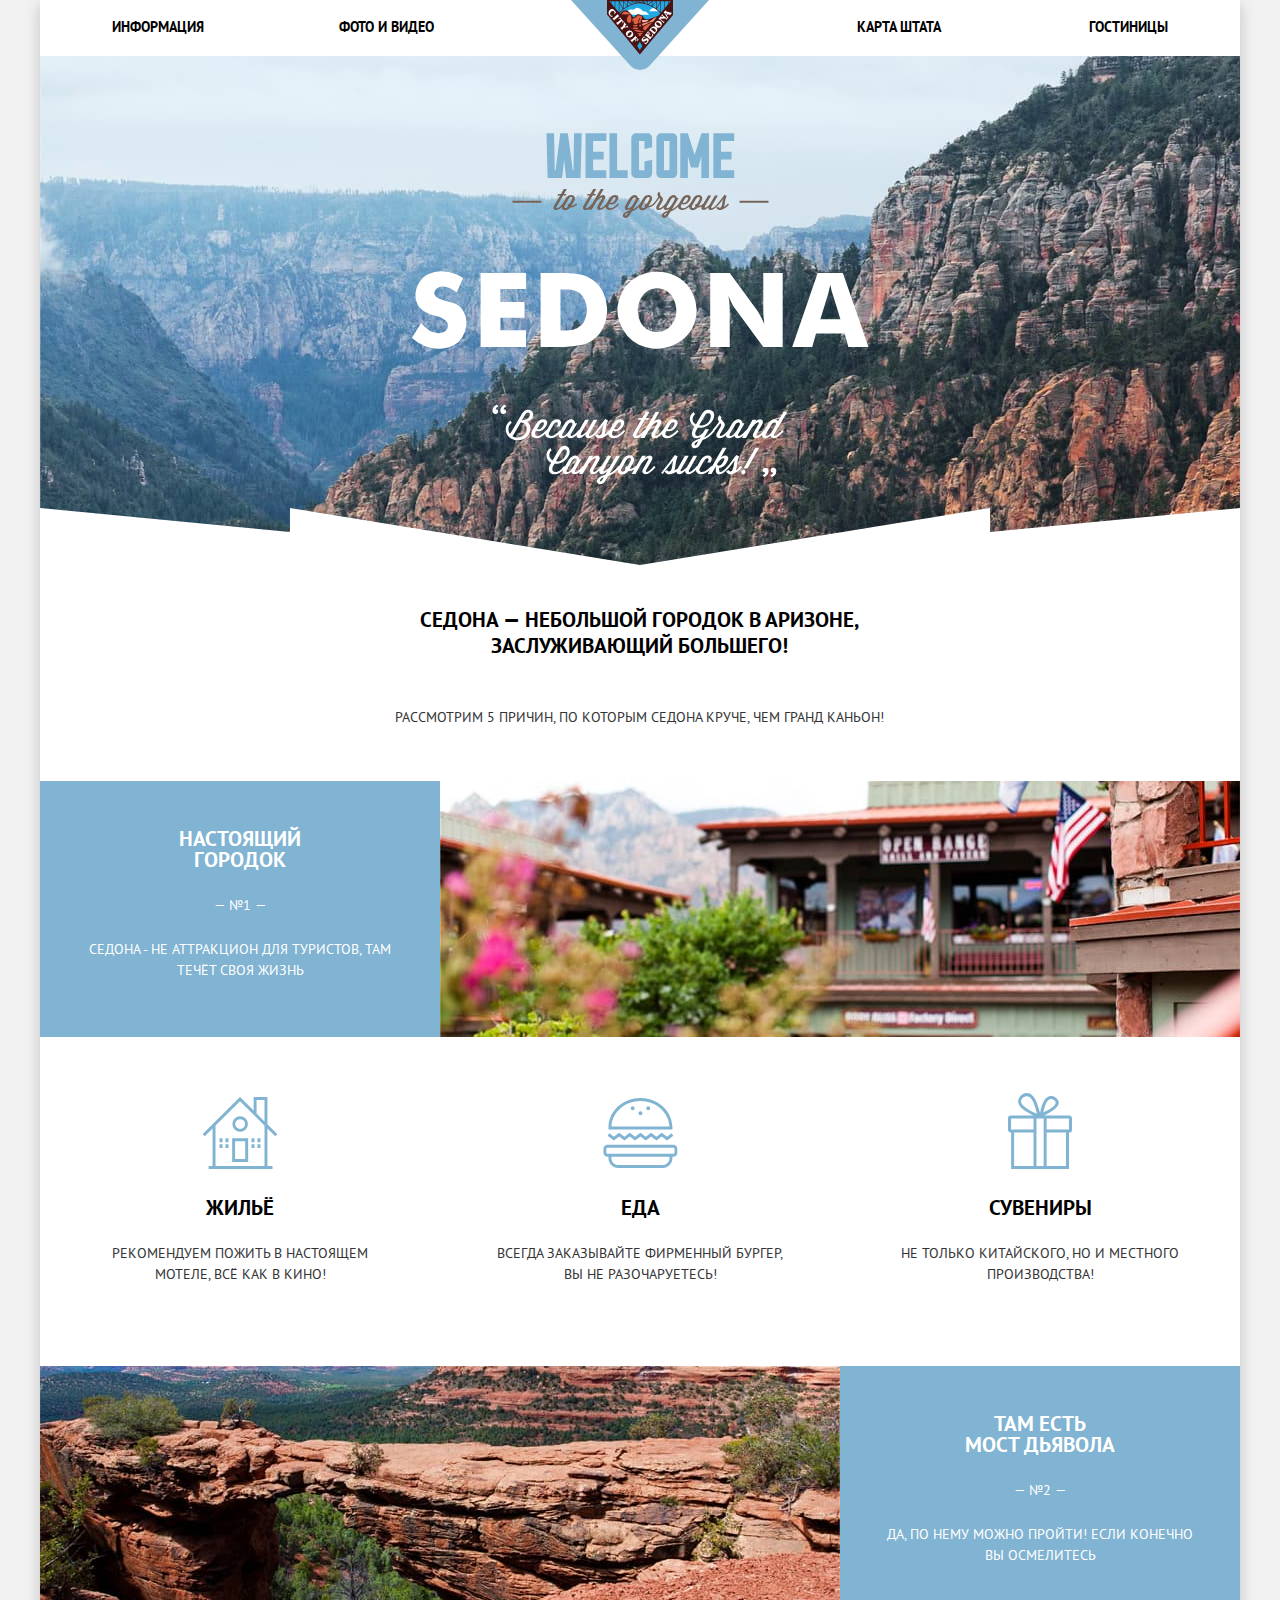
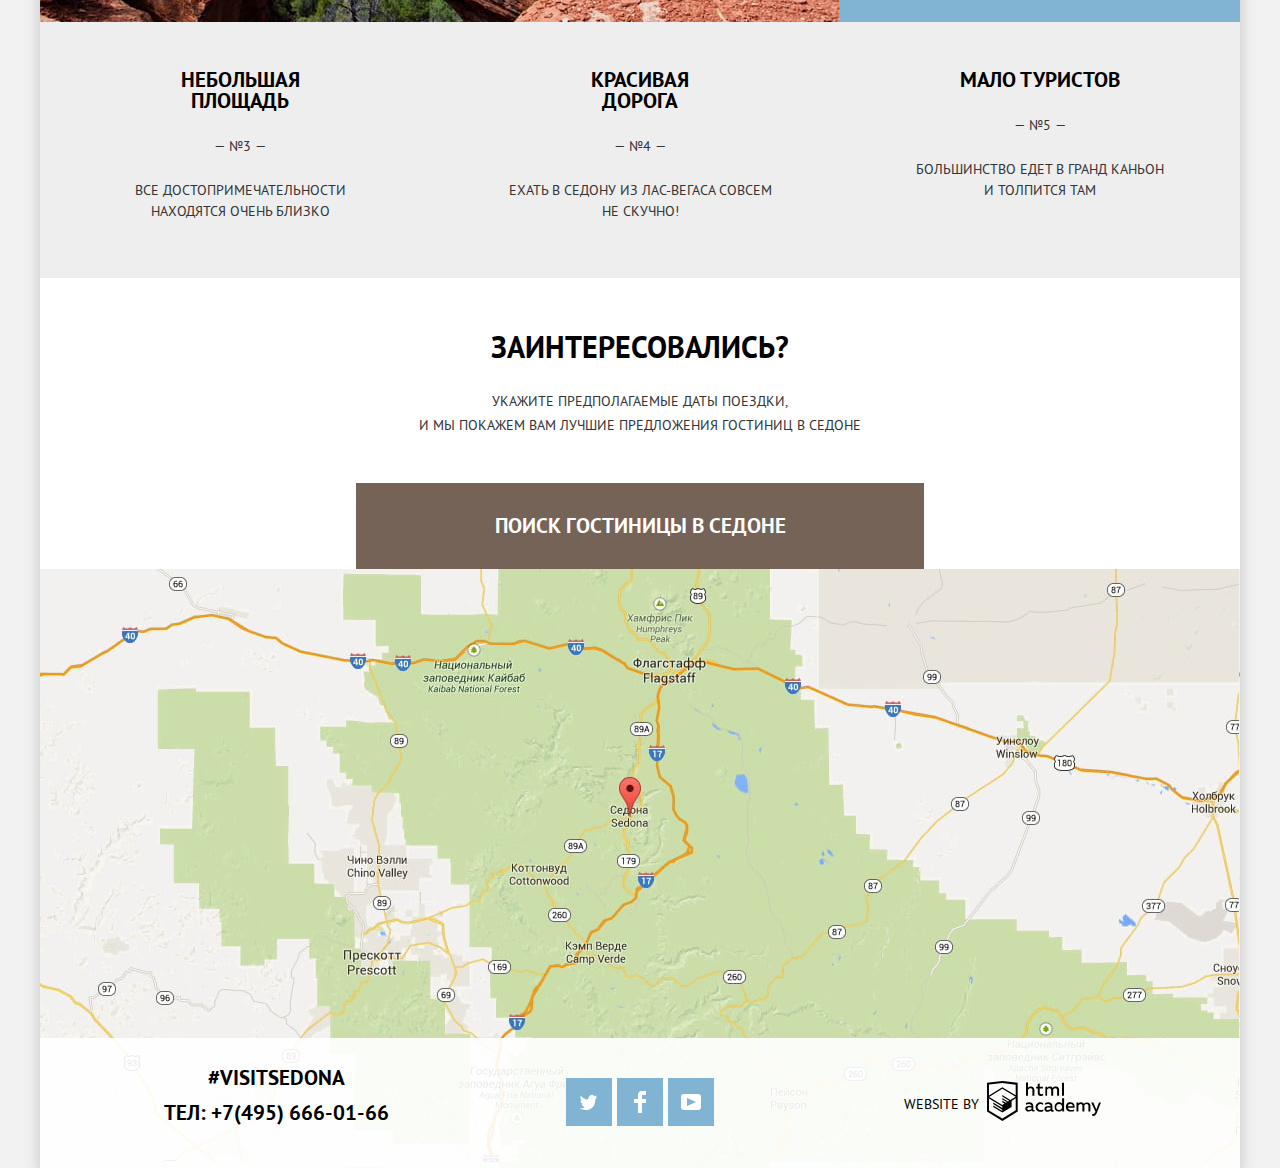
<file: index.html>
<!DOCTYPE html>
<html class="page" lang="ru">

  <head>
    <meta charset="utf-8">
    <title>HTML Academy: Седона</title>
    <link rel="stylesheet" href="https://fonts.googleapis.com/css2?family=PT+Sans:wght@400;700&display=swap">
    <link rel="stylesheet" href="css/normalize.css">
    <link rel="stylesheet" href="css/style.min.css">
  </head>

  <body class="page-body">
    <div class="page-wrapper">
      <header class="main-header">
        <nav class="main-navigation">
          <a class="main-header-logo">
            <img src="img/main-logo.svg" width="138" height="70" alt="Логотип города Седона">
          </a>
          <ul class="site-navigation">
            <li class="site-navigation-item"><a href="#">Информация</a></li>
            <li class="site-navigation-item"><a href="#">Фото и видео</a></li>
            <li class="site-navigation-item"><a href="#">Карта штата</a></li>
            <li class="site-navigation-item"><a href="hotels.html">Гостиницы</a></li>
          </ul>
        </nav>
      </header>

      <main class="container">
        <section class="main-background">
          <h1 class="visually-hidden">Добро пожаловать в Седону</h1>
        </section>
        <section class="main-page-intro">
          <h2 class="visually-hidden">Описание города Седона</h2>
          <p class="main-page-title">Седона — небольшой городок в Аризоне, заслуживающий большего!</p>
          <p class="main-page-text">Рассмотрим 5 причин, по которым Седона круче, чем гранд каньон!</p>
        </section>
        <section class="features">
          <h2 class="visually-hidden">Преимущества</h2>
          <ul class="features-list">
            <li class="feature-item wide-block first">
              <div>
                <h3 class="feature-item-title">Настоящий городок</h3>
                <p class="feature-item-number">— №1 —</p>
                <p class="feature-item-text">Седона - не аттракцион для туристов, там течёт своя жизнь</p>
              </div>
              <img class="feature-background" src="img/sedona-city.jpg" width="800" height="256" alt="Вид на город Седона">
                <ul class="city-features">
                  <li class="city-feature-item appartment">
                    <h4 class="city-feature-title">Жильё</h4>
                    <p class="city-feature-text">Рекомендуем пожить в настоящем мотеле, всё как в кино!</p>
                  </li>
                  <li class="city-feature-item food">
                    <h4 class="city-feature-title">Еда</h4>
                    <p class="city-feature-text">Всегда заказывайте фирменный бургер, вы не разочаруетесь!</p>
                  </li>
                  <li class="city-feature-item souvenir">
                    <h4 class="city-feature-title">Сувениры</h4>
                    <p class="city-feature-text">Не только китайского, но и местного производства!</p>
                  </li>
                </ul>
            </li>
            <li class="feature-item wide-block second">
              <img class="feature-background" src="img/devils-bridge.jpg" width="800" height="256" alt="Вид на Мост дьявола">
              <div>
                <h3 class="feature-item-title">Там есть<br> Мост дьявола</h3>
                <p class="feature-item-number">— №2 —</p>
                <p class="feature-item-text">Да, по нему можно пройти! Если конечно вы осмелитесь</p>
              </div>
            </li>
            <li class="feature-item narrow-block">
              <h3 class="feature-item-title">Небольшая площадь</h3>
              <p class="feature-item-number">— №3 —</p>
              <p class="feature-item-text">Все достопримечательности<br> находятся очень близко</p>
            </li>
            <li class="feature-item narrow-block">
              <h3 class="feature-item-title">Красивая дорога</h3>
              <p class="feature-item-number">— №4 —</p>
              <p class="feature-item-text">Ехать в Седону из Лас-Вегаса совсем<br> не скучно!</p>
            </li>
            <li class="feature-item narrow-block">
              <h3 class="feature-item-title">Мало туристов</h3>
              <p class="feature-item-number">— №5 —</p>
              <p class="feature-item-text">Большинство едет в гранд каньон<br> и толпится там</p>
            </li>
          </ul>
        </section>

        <section class="search-hotel">
          <h2 class="visually-hidden">Поиск гостиницы в Седоне</h2>
          <p class="search-hotel-title">Заинтересовались?</p>
          <p class="search-hotel-text">Укажите предполагаемые даты поездки,<br> и мы покажем вам лучшие предложения гостиниц в седоне</p>
          <a class="hotel-button search-hotel-button" href="#">Поиск гостиницы в Седоне</a>
          <form class="search-form" action="https://echo.htmlacademy.ru" method="get">
            <p class="field-wrapper">
              <label class="check-in" for="check-in">Дата заезда:</label>
              <input class="date-picker" id="check-in" type="text" name="check-in">
              <button class="calendar" type="button" name="calendar"><span class="visually-hidden">Календарь для выбора даты заезда</span>
                <svg aria-hidden="true" focusable="false" class="form-icon" width="21" height="23"
                xmlns="http://www.w3.org/2000/svg">
                <path fill-rule="evenodd" clip-rule="evenodd"
                  d="M16.4 3h2.9c1 0 1.7.8 1.7 1.9v16.3c0 1-.8 1.8-1.7 1.8H1.7c-1 0-1.7-.8-1.7-1.8V4.9C0 3.9.8 3 1.8 3h2.8V1.6c0-.3.3-.6.7-.6.3 0 .6.3.6.6V3h4V1.6c0-.3.2-.6.6-.6.4 0 .7.3.7.6V3H15V1.6c0-.3.3-.6.7-.6.3 0 .6.3.6.6V3zm3.2 18.5V4.9c0-.3-.1-.5-.3-.5h-2.9v1.4c0 .4-.3.7-.6.7a.7.7 0 01-.7-.7V4.4h-4v1.4c0 .4-.2.7-.6.7a.7.7 0 01-.7-.7V4.4H6v1.4c0 .4-.3.7-.6.7a.7.7 0 01-.7-.7V4.4H1.8c-.3 0-.5.2-.5.5v16.3c0 .2.2.4.4.4h17.6l.3-.1z" />
                <path fill-rule="evenodd" clip-rule="evenodd"
                  d="M4.6 9.2h2.6v2H4.6v-2zm0 3.5h2.6v2H4.6v-2zM7.2 16H4.6v2h2.6v-2zm2 0h2.6v2H9.2v-2zm2.6-3.4H9.2v2h2.6v-2zM9.2 9.2h2.6v2H9.2v-2zm7.2 7h-2.6v2h2.6v-2zm-2.6-3.5h2.6v2h-2.6v-2zm2.6-3.5h-2.6v2h2.6v-2z" />
                </svg>
              </button>
            </p>
            <p class="field-wrapper">
              <label class="check-out" for="check-out">Дата выезда:</label>
              <input class="date-picker" id="check-out" type="text" name="check-out">
              <button class="calendar" type="button" name="calendar"><span class="visually-hidden">Календарь для выбора даты выезда</span>
                <svg aria-hidden="true" focusable="false" class="form-icon" width="21" height="23"
                xmlns="http://www.w3.org/2000/svg">
                <path fill-rule="evenodd" clip-rule="evenodd"
                  d="M16.4 3h2.9c1 0 1.7.8 1.7 1.9v16.3c0 1-.8 1.8-1.7 1.8H1.7c-1 0-1.7-.8-1.7-1.8V4.9C0 3.9.8 3 1.8 3h2.8V1.6c0-.3.3-.6.7-.6.3 0 .6.3.6.6V3h4V1.6c0-.3.2-.6.6-.6.4 0 .7.3.7.6V3H15V1.6c0-.3.3-.6.7-.6.3 0 .6.3.6.6V3zm3.2 18.5V4.9c0-.3-.1-.5-.3-.5h-2.9v1.4c0 .4-.3.7-.6.7a.7.7 0 01-.7-.7V4.4h-4v1.4c0 .4-.2.7-.6.7a.7.7 0 01-.7-.7V4.4H6v1.4c0 .4-.3.7-.6.7a.7.7 0 01-.7-.7V4.4H1.8c-.3 0-.5.2-.5.5v16.3c0 .2.2.4.4.4h17.6l.3-.1z" />
                <path fill-rule="evenodd" clip-rule="evenodd"
                  d="M4.6 9.2h2.6v2H4.6v-2zm0 3.5h2.6v2H4.6v-2zM7.2 16H4.6v2h2.6v-2zm2 0h2.6v2H9.2v-2zm2.6-3.4H9.2v2h2.6v-2zM9.2 9.2h2.6v2H9.2v-2zm7.2 7h-2.6v2h2.6v-2zm-2.6-3.5h2.6v2h-2.6v-2zm2.6-3.5h-2.6v2h2.6v-2z" />
                </svg>
              </button>
            </p>
            <p class="field-wrapper field-guests">
              <label class="guests" for="guests">Взрослые:</label>
              <button class="minus" type="button" name="minus"><span class="visually-hidden">Минус</span>
                <svg aria-hidden="true" focusable="false" class="form-icon" width="12" height="3"
                xmlns="http://www.w3.org/2000/svg">
                <path d="M0 0h12v3H0z" />
                </svg>
              </button>
              <input class="counter adults" id="guests" type="number" name="adults">
              <button class="plus" type="button" name="plus"><span class="visually-hidden">Плюс</span>
                <svg aria-hidden="true" focusable="false" class="form-icon" width="11" height="11" viewBox="0 0 11 11"
                xmlns="http://www.w3.org/2000/svg">
                <path fill-rule="evenodd" clip-rule="evenodd"
                  d="M4.23086 6.76932V11H6.76932V6.76932H11V4.23086H6.76932V0H4.23085V4.23086H0V6.76932H4.23086Z" />
                </svg>
              </button>
            </p>
            <p class="field-wrapper field-guests">
              <label class="guests children" for="guests-children">Дети:</label>
              <button class="minus" type="button" name="minus"><span class="visually-hidden">Минус</span>
                <svg aria-hidden="true" focusable="false" class="form-icon" width="12" height="3"
                xmlns="http://www.w3.org/2000/svg">
                <path d="M0 0h12v3H0z" />
                </svg>
              </button>
              <input class="counter children" id="guests-children" type="number" name="children">
              <button class="plus" type="button" name="plus"><span class="visually-hidden">Плюс</span>
                <svg aria-hidden="true" focusable="false" class="form-icon" width="11" height="11" viewBox="0 0 11 11"
                xmlns="http://www.w3.org/2000/svg">
                <path fill-rule="evenodd" clip-rule="evenodd"
                  d="M4.23086 6.76932V11H6.76932V6.76932H11V4.23086H6.76932V0H4.23085V4.23086H0V6.76932H4.23086Z" />
                </svg>
              </button>
            </p>
            <button class="button-find hotel-button-about" type="submit">Найти</button>
          </form>
        </section>

        <section class="map">
          <h2 class="visually-hidden">Карта с расположением города Седона</h2>
          <iframe src="https://www.google.com/maps/embed?pb=!1m18!1m12!1m3!1d1676599.8607634816!2d-112.69601789458392!3d34.840919525066845!2m3!1f0!2f0!3f0!3m2!1i1024!2i768!4f13.1!3m3!1m2!1s0x872da132f942b00d%3A0x5548c523fa6c8efd!2z0KHQtdC00L7QvdCwLCDQkNGA0LjQt9C-0L3QsCA4NjMzNiwg0KHQqNCQ!5e0!3m2!1sru!2sru!4v1603652921586!5m2!1sru!2sru" width="1200" height="593" style="border:0;" allowfullscreen="" aria-hidden="false" tabindex="0"></iframe>
        </section>
      </main>

        <footer class="page-footer main-footer">
          <section class="footer-contacts">
            <h2 class="visually-hidden">Контактная информация</h2>
            <p class="footer-address">#VISITSEDONA</p>
            <p class="footer-phone">ТЕЛ: <a href="tel:+74956660166">+7(495) 666-01-66</a></p>
          </section>

          <section class="footer-social">
            <h2 class="visually-hidden">Социальные сети</h2>
            <ul class="social-links">
              <li class="social-links-item">
                <a class="social-button" href="#">
                  <span class="visually-hidden">Twitter</span>
                  <svg width="17px" height="17px" fill="none" xmlns="http://www.w3.org/2000/svg">
                    <path
                  d="M11 1.1c1.6-.5 3 .3 3.5 1.2l2-.7c0 .7-.3 1.3-.8 1.8.7.2 1.3-.5 1.3-.5a3 3 0 01-1.6 2c-.2 6.8-3.2 11.2-10 11.1h-.5c-.4 0-4.2-.5-4.9-1.9 2.3.2 3.9-.4 4.7-1.2-1-.3-2.7-.4-3-3 .4.2.6.3 1.2.2C1.7 9.2.4 8.5.4 6.3c.3.4 1.1.6 1.4.5-.7-.2-2-3.4-1-5 2 1.9 3.8 3.7 7.2 3.8.3-2.3 1.2-3.8 3-4.5z"
                  fill="#fff" /></svg>
                </a>
              </li>
              <li class="social-links-item">
                <a class="social-button" href="#">
                  <span class="visually-hidden">Facebook</span>
                  <svg width="12" height="22" fill="none" xmlns="http://www.w3.org/2000/svg">
                    <path d="M12 4V0H8a4 4 0 00-4 4v4H0v4h4v10h4V12h4V8H8V4h4z" fill="#fff" /></svg>
                </a>
              </li>
              <li class="social-links-item">
                <a class="social-button" href="#">
                  <span class="visually-hidden">YouTube</span>
                  <svg width="20" height="16" fill="none" xmlns="http://www.w3.org/2000/svg">
                    <path fill-rule="evenodd" clip-rule="evenodd"
                  d="M3 0h14a3 3 0 013 3v10a3 3 0 01-3 3H3a3 3 0 01-3-3V3a3 3 0 013-3zm3 4v8l9-4-9-4z" fill="#fff" />
                  </svg>
                </a>
              </li>
            </ul>
          </section>

          <section class="footer-copyright">
            <h2 class="visually-hidden">Разработано в HTML Академии</h2>
            <p class="text-copyright">Website by</p>
            <a class="footer-logo" href="https://htmlacademy.ru/intensive/htmlcss">
              <svg class="logo-image" width="115" height="41" xmlns="http://www.w3.org/2000/svg">
                  <path fill-rule="evenodd" clip-rule="evenodd"
              d="M15.5 1h-.1L0 2.8v28.8l15.4 9.3 15.3-9.3V2.7L15.5 1.1zM77 2.7h-2v13.1h2v-13zM41 2.6v5.2a4 4 0 012.8-1.3c1 0 2 .3 2.6 1 .7.7 1 1.7 1 2.7v5.6h-2v-5.3c.1-.6 0-1-.3-1.5-.4-.4-.8-.6-1.3-.7h-.3c-1 0-2 .6-2.5 1.5v6h-2V2.6h2zM77 31.5h-1.7V30a4 4 0 01-3.4 1.6 4.7 4.7 0 01-4.3-4.7c0-2.5 1.9-4.6 4.3-4.8a4 4 0 013.2 1.5v-5.4h2v13.2zM47 30l.6-.1v1.4l-1.2.2c-.8 0-1.5-.4-1.8-1a5 5 0 01-3.3 1.1c-1.6 0-3-.9-3-2.8 0-2.3 2-3 3.9-3l2.3.3V26c0-1-.8-2-2.4-2-1 0-2.1.3-3.1.8v-1.9c1-.3 2.2-.5 3.3-.6 2.5 0 4 1.2 4 4v3.2l.2.4c.1.2.2.2.4.2h.2zm-6.7-1.3c0 .4.2.8.5 1 .3.3.6.4 1 .4h.1c1 0 1.9-.4 2.6-1v-1.6a10 10 0 00-2-.2c-1 0-2.2.3-2.2 1.4zM56 23c-.8-.4-1.7-.7-2.7-.7H53c-1.2 0-2.3.6-3.1 1.5-.9 1-1.3 2.1-1.3 3.4v.4a4.5 4.5 0 004.7 4.2c1 0 2-.2 3-.6v-1.8c-.8.4-1.7.7-2.6.7-1 0-2.1-.5-2.7-1.5a3 3 0 010-3c.6-1 1.6-1.5 2.7-1.5.9 0 1.7.3 2.4.8v-1.9zm10.2 7.2l.5-.1v1.4l-1.2.2c-.8 0-1.5-.4-1.8-1a5 5 0 01-3.3 1.1c-1.6 0-3-.9-3-2.8 0-2.3 2-3 3.9-3 .7 0 1.5.1 2.2.3V26c0-1-.8-2-2.3-2-1 0-2.1.3-3.1.8v-1.9c1-.3 2.2-.5 3.3-.6 2.5 0 4 1.2 4 4v3.2c0 .2 0 .3.2.4 0 .2.2.2.4.2h.2zm-6.3-.3c-.3-.2-.5-.6-.5-1 0-1 1.1-1.4 2.3-1.4.6 0 1.2 0 1.9.2V29c-.7.7-1.6 1-2.6 1-.5.1-.9 0-1.1-.3zm9.4-2.9a3 3 0 013-3v.1A3 3 0 0175 26V28a3 3 0 01-2.9 2 3 3 0 01-2.9-3zm14-4.7c3.5 0 4.8 3 4.2 5.5h-6.6c.2 1.7 1.8 2.3 3.4 2.3 1 0 1.9-.2 2.8-.6V31c-1 .4-2.1.7-3.2.6-2.7 0-5-1.5-5-4.7 0-1.2.3-2.4 1.1-3.3.8-1 2-1.4 3.1-1.5h.2zm-2.4 4a2.4 2.4 0 012.5-2.3 2 2 0 011.8.6c.4.5.6 1.1.6 1.7h-5zm8.6 5.3v-9h1.7v1a4 4 0 013-1.3 3 3 0 012.7 1.5c.8-.9 2-1.4 3.1-1.4 1 0 1.9.3 2.5 1 .7.7 1 1.6.9 2.6v5.6h-2v-5.6c0-.4 0-.9-.4-1.2-.3-.4-.7-.6-1.1-.7h-.3a3 3 0 00-2.2 1.2v6.3h-2v-5.6c0-.4 0-.9-.4-1.2-.2-.4-.7-.6-1.1-.7h-.2c-1 .1-1.8.6-2.3 1.4v6.1h-1.9zm24.5-9h-2l-2.7 6.8-3-6.8h-2.1l4.2 9-.2.5c-.5 1.4-1.2 2-2.1 2a3 3 0 01-1 0v1.6l1.2.2c1.3 0 2.6-.8 3.6-3.1l4-10.2zM52.7 6.8V3.5l-2 .5v2.7h-1.6v1.8h1.7V13c0 .8.2 1.6.8 2.2.6.6 1.4.9 2.2.7a7 7 0 002.3-.3v-1.8c-.5.3-1.1.4-1.7.4-1.2 0-1.7-.4-1.7-1.6v-4h3.2V6.7h-3.2zm5.7 9v-9H60v1a4 4 0 013-1.3 3 3 0 012.7 1.4c.8-.9 1.9-1.4 3-1.4 1 0 2 .3 2.6 1 .6.7 1 1.7.8 2.6v5.6h-2v-5.5c0-.5 0-1-.4-1.3-.2-.3-.7-.6-1.1-.6h-.2a3 3 0 00-2.2 1.2v6.2h-2v-5.5c0-.5-.1-1-.4-1.3-.3-.3-.7-.6-1.1-.6h-.3c-1 0-1.8.6-2.3 1.4v6h-1.8zM28.7 30.3zm0-12v12l-13.3 8.1-13.4-8V18.4l13.3 8.1V28l-9.1-5.5V24l9.1 5.7V31l-9.1-5.6V27l9.2 5.6 9.2-5.7v-6l4.1-2.6zm0-1.5L25 18.9 23.3 20l-8-5v1.5l6.9 4.2-.2.1-1 .6-5.7-3.4v1.4l4.5 2.7-1 .7-3.5-2v1.4l2.2 1.3-2.2 1.4-13.2-8 13.2-8.2 13.4 8zM15.3 7.3l13.4 8V4.7L15.4 3 2 4.6v10.8l13.3-8.1z" />
              </svg>
            </a>
          </section>
        </footer>
    </div>
    <script src="js/script.min.js"></script>
  </body>

</html>
</file>
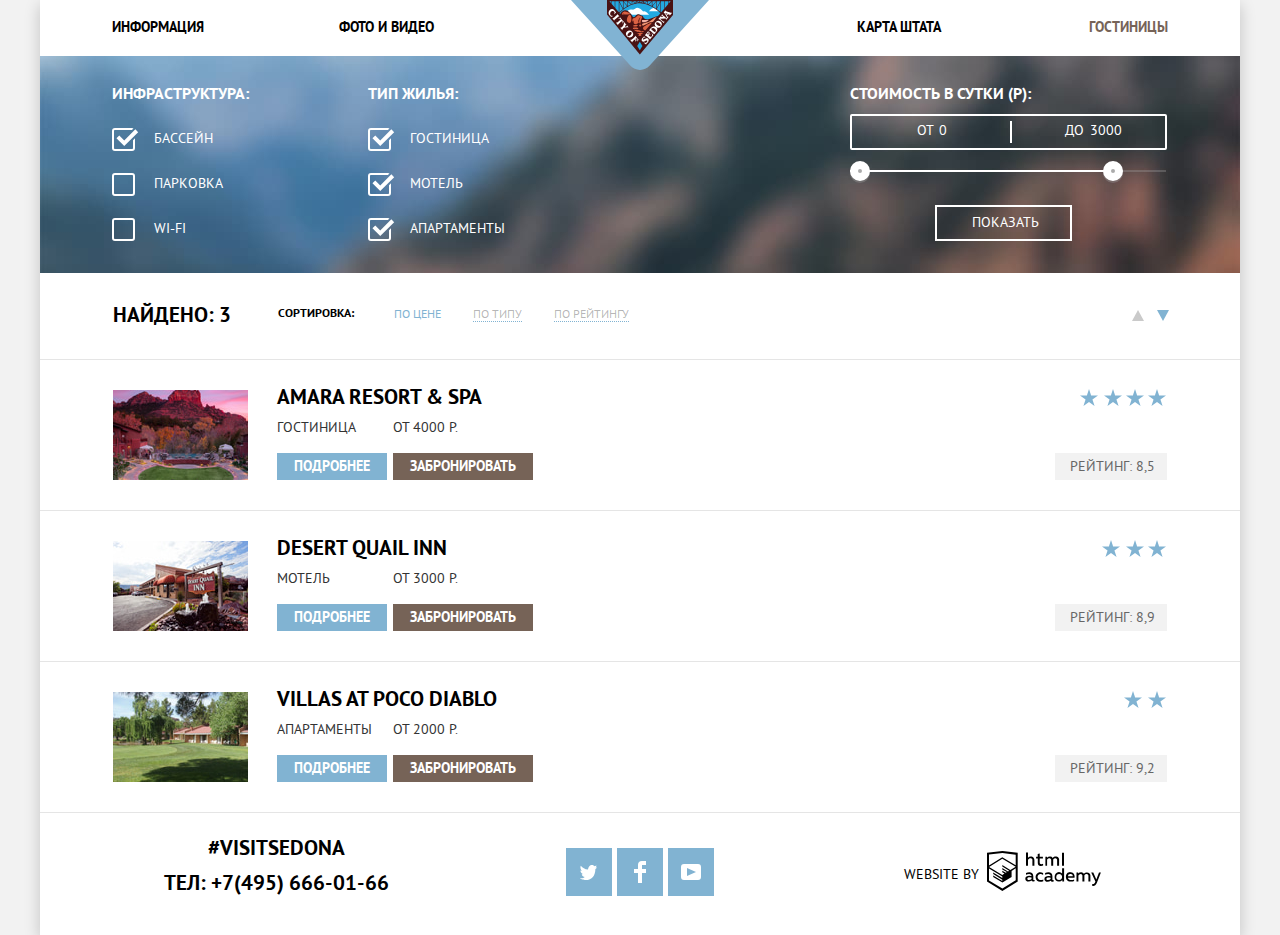
<file: hotels.html>
<!DOCTYPE html>
<html class="page" lang="ru">

  <head>
    <meta charset="utf-8">
    <title>Поиск отелей в Седоне</title>
    <link rel="stylesheet" href="https://fonts.googleapis.com/css2?family=PT+Sans:wght@400;700&display=swap">
    <link rel="stylesheet" href="css/normalize.css">
    <link rel="stylesheet" href="css/style.min.css">
  </head>

  <body class="page-body">
    <div class="page-wrapper">
      <header class="main-header">
        <nav class="main-navigation">
          <a class="main-header-logo" href="index.html">
            <img src="img/main-logo.svg" width="138" height="70" alt="Логотип города Седона">
          </a>
          <ul class="site-navigation">
            <li class="site-navigation-item"><a href="#">Информация</a></li>
            <li class="site-navigation-item"><a href="#">Фото и видео</a></li>
            <li class="site-navigation-item"><a href="#">Карта штата</a></li>
            <li class="site-navigation-item"><a class="active">Гостиницы</a></li>
          </ul>
        </nav>
      </header>

      <main class="container">
          <h2 class="visually-hidden">Фильтр гостиниц</h2>
          <form class="filter-form" action="https://echo.htmlacademy.ru/" method="get">
            <fieldset class="filter-group filter-first-group">
              <legend class="name-title">Инфраструктура:</legend>
              <ul class="group-list">
                <li class="group-item">
                  <input class="visually-hidden filter-checkbox" type="checkbox" name="infrastructure" value="Бассейн" id="pool" checked>
                  <label for="pool">Бассейн</label>
                </li>
                <li class="group-item">
                  <input class="visually-hidden filter-checkbox" type="checkbox" name="infrastructure" value="Парковка" id="parking">
                  <label for="parking">Парковка</label>
                </li>
                <li class="group-item">
                  <input class="visually-hidden filter-checkbox" type="checkbox" name="infrastructure" value="Wi-Fi" id="wi-fi">
                  <label for="wi-fi">Wi-Fi</label>
                </li>
              </ul>
            </fieldset>
            <fieldset class="filter-group filter-second-group">
              <legend class="name-title">Тип жилья:</legend>
              <ul class="group-list">
                <li class="group-item">
                  <input class="visually-hidden filter-checkbox" type="checkbox" name="infrastructure" value="Гостиница" id="hotel" checked>
                  <label for="hotel">Гостиница</label>
                </li>
                <li class="group-item">
                  <input class="visually-hidden filter-checkbox" type="checkbox" name="infrastructure" value="Мотель" id="motel" checked>
                  <label for="motel">Мотель</label>
                </li>
                <li class="group-item">
                  <input class="visually-hidden filter-checkbox" type="checkbox" name="infrastructure" value="Апартаменты" id="apartments" checked>
                  <label for="apartments">Апартаменты</label>
                </li>
              </ul>
            </fieldset>
            <fieldset class="filter-price">
              <legend class="name-title">Стоимость в сутки (Р):</legend>
              <div class="price-controls">
                <label class="min-price">от
                  <input type="number" name="min-price" value="0">
                </label>
                <label class="max-price">до
                  <input type="number" name="max-price" value="3000">
                </label>
              </div>
              <div class="range-filter">
                <div class="range-controls">
                  <div class="scale">
                    <div class="bar"></div>
                  </div>
                  <div class="toggle toggle-min" tabindex="0"></div>
                  <div class="toggle toggle-max" tabindex="0"></div>
                </div>
              </div>
              <button class="button-hotels" type="submit">Показать</button>
            </fieldset>
          </form>

        <section class="searching-results">
          <h2 class="visually-hidden">Результаты поиска</h2>
          <div class="filter-wrapper">
            <p class="results-title">Найдено: 3</p>
            <h3 class="filter">Сортировка:</h3>
            <ul class="filter-list">
              <li class="filter-item">
                <a class="filter-name active">По цене</a>
              </li>
              <li class="filter-item">
                <a class="filter-name passive" href="#">По типу</a>
              </li>
              <li class="filter-item">
                <a class="filter-name passive" href="#">По рейтингу</a>
              </li>
            </ul>
            <ul class="sort-list">
              <li class="sort-item">
                <a class="sort-up" href="#">
                  <span class="visually-hidden">Сортировать по возрастанию</span>
                </a>
              </li>
              <li class="sort-item">
                <a class="sort-down active">
                  <span class="visually-hidden">Сортировать по убыванию</span>
                </a>
              </li>
            </ul>
          </div>
          <h2 class="visually-hidden">Список гостиниц</h2>
          <ul class="hotels-list">
            <li class="hotels-item">
              <a class="image-link" href="#">
                <img src="img/hotel-amara-resort-spa.jpg" width="135" height="90" alt="Фото отеля Amara Resort & Spa">
              </a>
              <div class="hotel-info">
                <div class="hotel-description">
                  <h4 class="hotels-name"><a class="hotel-link" href="#">Amara Resort & Spa</a></h4>
                  <div class="text-wrapper">
                    <p class="hotel-text">Гостиница</p>
                    <a class="hotel-button hotel-button-about" href="#">Подробнее</a>
                  </div>
                  <div class="price-wrapper">
                    <p class="hotel-text">от 4000 р.</p>
                    <a class="hotel-button hotel-button-reservation" href="#">Забронировать</a>
                  </div>
                </div>
                <div class="hotel-stars">
                  <ul class="stars-list">
                    <li class="stars-item"><p class="visually-hidden">Звездность отеля</p></li>
                    <li class="stars-item"><p class="visually-hidden">Звездность отеля</p></li>
                    <li class="stars-item"><p class="visually-hidden">Звездность отеля</p></li>
                    <li class="stars-item"><p class="visually-hidden">Звездность отеля</p></li>
                  </ul>
                  <p class="hotel-rating">Рейтинг: 8,5</p>
                </div>
              </div>
            </li>
            <li class="hotels-item">
              <a class="image-link" href="#">
                <img src="img/motel-desert-quail-inn.jpg" width="135" height="90" alt="Фото мотеля Desert Quail Inn">
              </a>
              <div class="hotel-info">
                <div class="hotel-description">
                  <h4 class="hotels-name"><a class="hotel-link" href="#">Desert Quail Inn</a></h4>
                  <div class="text-wrapper">
                    <p class="hotel-text">Мотель</p>
                    <a class="hotel-button hotel-button-about" href="#">Подробнее</a>
                  </div>
                  <div class="price-wrapper">
                    <p class="hotel-text">от 3000 р.</p>
                    <a class="hotel-button hotel-button-reservation" href="#">Забронировать</a>
                  </div>
                </div>
                <div class="hotel-stars">
                  <ul class="stars-list">
                    <li class="stars-item"><p class="visually-hidden">Звездность отеля</p></li>
                    <li class="stars-item"><p class="visually-hidden">Звездность отеля</p></li>
                    <li class="stars-item"><p class="visually-hidden">Звездность отеля</p></li>
                  </ul>
                  <p class="hotel-rating">Рейтинг: 8,9</p>
                </div>
              </div>
            </li>
            <li class="hotels-item">
              <a class="image-link" href="#">
                <img src="img/apartment-dvillas-at-poco-diablo.jpg" width="135" height="90" alt="Фото апартаментов DVillas at Poco Diablo">
              </a>
              <div class="hotel-info">
                <div class="hotel-description">
                  <h4 class="hotels-name"><a class="hotel-link" href="#">Villas at Poco Diablo</a></h4>
                  <div class="text-wrapper">
                    <p class="hotel-text">Апартаменты</p>
                    <a class="hotel-button hotel-button-about" href="#">Подробнее</a>
                  </div>
                  <div class="price-wrapper">
                    <p class="hotel-text">от 2000 р.</p>
                    <a class="hotel-button hotel-button-reservation" href="#">Забронировать</a>
                  </div>
                </div>
                <div class="hotel-stars">
                  <ul class="stars-list">
                    <li class="stars-item"><p class="visually-hidden">Звездность отеля</p></li>
                    <li class="stars-item"><p class="visually-hidden">Звездность отеля</p></li>
                  </ul>
                  <p class="hotel-rating">Рейтинг: 9,2</p>
                </div>
              </div>
            </li>
          </ul>
        </section>
      </main>

      <footer class="page-footer main-footer hotels-footer">
        <section class="footer-contacts">
          <h2 class="visually-hidden">Контактная информация</h2>
          <p class="footer-address">#VISITSEDONA</p>
          <p class="footer-phone">ТЕЛ: <a href="tel:+74956660166">+7(495) 666-01-66</a></p>
        </section>

        <section class="footer-social">
          <h2 class="visually-hidden">Социальные сети</h2>
          <ul class="social-links">
            <li class="social-links-item">
              <a class="social-button" href="#">
                <span class="visually-hidden">Twitter</span>
                <svg width="17px" height="17px" fill="none" xmlns="http://www.w3.org/2000/svg">
                  <path
                d="M11 1.1c1.6-.5 3 .3 3.5 1.2l2-.7c0 .7-.3 1.3-.8 1.8.7.2 1.3-.5 1.3-.5a3 3 0 01-1.6 2c-.2 6.8-3.2 11.2-10 11.1h-.5c-.4 0-4.2-.5-4.9-1.9 2.3.2 3.9-.4 4.7-1.2-1-.3-2.7-.4-3-3 .4.2.6.3 1.2.2C1.7 9.2.4 8.5.4 6.3c.3.4 1.1.6 1.4.5-.7-.2-2-3.4-1-5 2 1.9 3.8 3.7 7.2 3.8.3-2.3 1.2-3.8 3-4.5z"
                fill="#fff" /></svg>
              </a>
            </li>
            <li class="social-links-item">
              <a class="social-button" href="#">
                <span class="visually-hidden">Facebook</span>
                <svg width="12" height="22" fill="none" xmlns="http://www.w3.org/2000/svg">
                  <path d="M12 4V0H8a4 4 0 00-4 4v4H0v4h4v10h4V12h4V8H8V4h4z" fill="#fff" /></svg>
              </a>
            </li>
            <li class="social-links-item">
              <a class="social-button" href="#">
                <span class="visually-hidden">YouTube</span>
                <svg width="20" height="16" fill="none" xmlns="http://www.w3.org/2000/svg">
                  <path fill-rule="evenodd" clip-rule="evenodd"
                d="M3 0h14a3 3 0 013 3v10a3 3 0 01-3 3H3a3 3 0 01-3-3V3a3 3 0 013-3zm3 4v8l9-4-9-4z" fill="#fff" />
                </svg>
              </a>
            </li>
          </ul>
        </section>

        <section class="footer-copyright">
          <h2 class="visually-hidden">Разработано в HTML Академии</h2>
          <p class="text-copyright">Website by</p>
          <a class="footer-logo" href="https://htmlacademy.ru/intensive/htmlcss">
            <svg class="logo-image" width="115" height="41" xmlns="http://www.w3.org/2000/svg">
                <path fill-rule="evenodd" clip-rule="evenodd"
            d="M15.5 1h-.1L0 2.8v28.8l15.4 9.3 15.3-9.3V2.7L15.5 1.1zM77 2.7h-2v13.1h2v-13zM41 2.6v5.2a4 4 0 012.8-1.3c1 0 2 .3 2.6 1 .7.7 1 1.7 1 2.7v5.6h-2v-5.3c.1-.6 0-1-.3-1.5-.4-.4-.8-.6-1.3-.7h-.3c-1 0-2 .6-2.5 1.5v6h-2V2.6h2zM77 31.5h-1.7V30a4 4 0 01-3.4 1.6 4.7 4.7 0 01-4.3-4.7c0-2.5 1.9-4.6 4.3-4.8a4 4 0 013.2 1.5v-5.4h2v13.2zM47 30l.6-.1v1.4l-1.2.2c-.8 0-1.5-.4-1.8-1a5 5 0 01-3.3 1.1c-1.6 0-3-.9-3-2.8 0-2.3 2-3 3.9-3l2.3.3V26c0-1-.8-2-2.4-2-1 0-2.1.3-3.1.8v-1.9c1-.3 2.2-.5 3.3-.6 2.5 0 4 1.2 4 4v3.2l.2.4c.1.2.2.2.4.2h.2zm-6.7-1.3c0 .4.2.8.5 1 .3.3.6.4 1 .4h.1c1 0 1.9-.4 2.6-1v-1.6a10 10 0 00-2-.2c-1 0-2.2.3-2.2 1.4zM56 23c-.8-.4-1.7-.7-2.7-.7H53c-1.2 0-2.3.6-3.1 1.5-.9 1-1.3 2.1-1.3 3.4v.4a4.5 4.5 0 004.7 4.2c1 0 2-.2 3-.6v-1.8c-.8.4-1.7.7-2.6.7-1 0-2.1-.5-2.7-1.5a3 3 0 010-3c.6-1 1.6-1.5 2.7-1.5.9 0 1.7.3 2.4.8v-1.9zm10.2 7.2l.5-.1v1.4l-1.2.2c-.8 0-1.5-.4-1.8-1a5 5 0 01-3.3 1.1c-1.6 0-3-.9-3-2.8 0-2.3 2-3 3.9-3 .7 0 1.5.1 2.2.3V26c0-1-.8-2-2.3-2-1 0-2.1.3-3.1.8v-1.9c1-.3 2.2-.5 3.3-.6 2.5 0 4 1.2 4 4v3.2c0 .2 0 .3.2.4 0 .2.2.2.4.2h.2zm-6.3-.3c-.3-.2-.5-.6-.5-1 0-1 1.1-1.4 2.3-1.4.6 0 1.2 0 1.9.2V29c-.7.7-1.6 1-2.6 1-.5.1-.9 0-1.1-.3zm9.4-2.9a3 3 0 013-3v.1A3 3 0 0175 26V28a3 3 0 01-2.9 2 3 3 0 01-2.9-3zm14-4.7c3.5 0 4.8 3 4.2 5.5h-6.6c.2 1.7 1.8 2.3 3.4 2.3 1 0 1.9-.2 2.8-.6V31c-1 .4-2.1.7-3.2.6-2.7 0-5-1.5-5-4.7 0-1.2.3-2.4 1.1-3.3.8-1 2-1.4 3.1-1.5h.2zm-2.4 4a2.4 2.4 0 012.5-2.3 2 2 0 011.8.6c.4.5.6 1.1.6 1.7h-5zm8.6 5.3v-9h1.7v1a4 4 0 013-1.3 3 3 0 012.7 1.5c.8-.9 2-1.4 3.1-1.4 1 0 1.9.3 2.5 1 .7.7 1 1.6.9 2.6v5.6h-2v-5.6c0-.4 0-.9-.4-1.2-.3-.4-.7-.6-1.1-.7h-.3a3 3 0 00-2.2 1.2v6.3h-2v-5.6c0-.4 0-.9-.4-1.2-.2-.4-.7-.6-1.1-.7h-.2c-1 .1-1.8.6-2.3 1.4v6.1h-1.9zm24.5-9h-2l-2.7 6.8-3-6.8h-2.1l4.2 9-.2.5c-.5 1.4-1.2 2-2.1 2a3 3 0 01-1 0v1.6l1.2.2c1.3 0 2.6-.8 3.6-3.1l4-10.2zM52.7 6.8V3.5l-2 .5v2.7h-1.6v1.8h1.7V13c0 .8.2 1.6.8 2.2.6.6 1.4.9 2.2.7a7 7 0 002.3-.3v-1.8c-.5.3-1.1.4-1.7.4-1.2 0-1.7-.4-1.7-1.6v-4h3.2V6.7h-3.2zm5.7 9v-9H60v1a4 4 0 013-1.3 3 3 0 012.7 1.4c.8-.9 1.9-1.4 3-1.4 1 0 2 .3 2.6 1 .6.7 1 1.7.8 2.6v5.6h-2v-5.5c0-.5 0-1-.4-1.3-.2-.3-.7-.6-1.1-.6h-.2a3 3 0 00-2.2 1.2v6.2h-2v-5.5c0-.5-.1-1-.4-1.3-.3-.3-.7-.6-1.1-.6h-.3c-1 0-1.8.6-2.3 1.4v6h-1.8zM28.7 30.3zm0-12v12l-13.3 8.1-13.4-8V18.4l13.3 8.1V28l-9.1-5.5V24l9.1 5.7V31l-9.1-5.6V27l9.2 5.6 9.2-5.7v-6l4.1-2.6zm0-1.5L25 18.9 23.3 20l-8-5v1.5l6.9 4.2-.2.1-1 .6-5.7-3.4v1.4l4.5 2.7-1 .7-3.5-2v1.4l2.2 1.3-2.2 1.4-13.2-8 13.2-8.2 13.4 8zM15.3 7.3l13.4 8V4.7L15.4 3 2 4.6v10.8l13.3-8.1z" />
            </svg>
          </a>
        </section>
      </footer>
  </div>
</body>

</html>
</file>
<file: css/style.min.css>
@keyframes slide-down{0%{top:-2000px}to{top:291px}}@keyframes shake{0%,to{left:50%;transform:translateX(-50%)}10%,30%,50%,70%,90%{left:48%}20%,40%,60%,80%{left:52%}}@font-face{font-family:"PT Sans";font-style:normal;font-weight:400;src:local("PT Sans"),("PTSans") url(../fonts/ptsans.woff2) format("woff2"),url(../fonts/ptsans.woff) format("woff")}@font-face{font-family:"PT Sans";font-style:normal;font-weight:700;src:local("PT Sans"),local("PTSans") url(../fonts/ptsansbold.woff2) format("woff2"),url(../fonts/ptsansbold.woff) format("woff")}:root{--white: #ffffff;--transparent-white: rgba(255, 255, 255, 0.9);--transparent-white-50: rgba(255, 255, 255, 0.3);--black: #000000;--transparent-black: rgba(0, 0, 0, 0.3);--blue-50: #81b3d2;--blue-100: #669ec0;--blue-150: #5496bd;--brown-50: #766357;--brown-100: #604e43;--brown-150: #503e33;--grey-50: #f2f2f2;--grey-100: #ebebeb;--grey-120: #eeeeee;--grey-150: #e5e5e5;--grey-200: #cacaca;--grey-250: #ababab;--grey-270: #BDBBBC;--grey-300: rgba(171, 171, 171, 0.3);--grey-350: #a9a9a9;--grey-380: #888888;--grey-400: #666666;--grey-450: #6a6a6a;--grey-500: #333333;--grey-550: #231f20;--grey-600: rgba(0, 1, 1, 0.15);--page-wrapper-shadow: 0px 5px 15px rgba(0, 1, 1, 0.2);--search-form-shadow: 0px 7px 15px rgba(0, 1, 1, 0.15)}body{min-width:1280px;margin:0;padding:0}a{text-decoration:none;color:var(--black)}img{max-width:100%;height:auto}.page,.page-body{height:100%}.page-body{font-family:"PT Sans","Arial",sans-serif;font-size:14px;line-height:21px;font-weight:400;color:var(--grey-500);text-transform:uppercase;background-color:var(--grey-50)}.page-wrapper{display:grid;grid-template-rows:min-content 1fr min-content;align-content:start;width:1200px;min-height:100%;margin:0 auto;background-color:var(--white);box-shadow:var(--page-wrapper-shadow)}.visually-hidden{position:absolute;width:1px;height:1px;margin:-1px;padding:0;overflow:hidden;border:0;clip:rect(0 0 0 0)}.main-navigation{min-height:100%;line-height:26px;font-weight:700;color:var(--black);background-color:var(--white)}.site-navigation{display:grid;grid-template-columns:1fr 1fr 1fr 1fr 1fr;grid-gap:80px;row-gap:10px;list-style:none;margin:0;padding:0 72px;min-height:56px}.main-header-logo{position:absolute;top:0;left:50%;transform:translateX(-50%);z-index:1}.site-navigation-item{padding-top:14px;padding-bottom:16px;text-align:left}.site-navigation-item:nth-child(4n+3){grid-column:4/5;text-align:right}.site-navigation-item:nth-child(4n+4){grid-column:5/6;text-align:right}.site-navigation-item a:hover{color:var(--blue-50)}.site-navigation-item a:active{color:var(--transparent-black)}.site-navigation-item .active,.site-navigation-item .active:active,.site-navigation-item .active:focus,.site-navigation-item .active:hover{color:var(--brown-50)}.main-background{position:relative;background-image:url(../img/main-background-photo.jpg);background-color:var(--blue-100);background-repeat:no-repeat;width:1200px;height:509px}.main-background::after{content:"";position:absolute;top:77px;left:50%;transform:translateX(-50%);background-image:url(../img/main-welcome-text.svg);width:457px;height:351px;z-index:1}.city-feature-item::before,.main-background::before{content:"";position:absolute;background-repeat:no-repeat}.main-background::before{bottom:0;background-image:url(../img/main-page-shape.png);width:1200px;height:57px;z-index:1}.main-page-intro{text-align:center;padding:42px 341px 51px 340px;margin-top:0;margin-bottom:0}.main-page-title{font-size:21px;line-height:26px;font-weight:700;color:var(--black);padding:0;margin:0}.main-page-text{line-height:26px;margin-top:45px;margin-bottom:0}.features-list{display:grid;grid-template-columns:1fr 1fr 1fr;text-align:center;background-color:var(--white);list-style:none;margin:0;padding:0}.feature-item-title{font-size:21px;font-weight:700;padding-top:47px;padding-left:120px;padding-right:120px;margin:0;color:var(--black)}.feature-item-number{margin-top:25px;margin-bottom:23px}.feature-item-text{padding-left:40px;padding-right:40px}.feature-background{background-color:var(--brown-50)}.features-list .wide-block{background-color:var(--blue-50)}.city-features,.first,.second{display:grid;grid-template-columns:1fr 2fr;grid-column:1/4}.city-features,.second{grid-template-columns:2fr 1fr}.price-controls label,.wide-block .feature-item-number,.wide-block .feature-item-text,.wide-block .feature-item-title{color:var(--white)}.city-features{grid-template-columns:1fr 1fr 1fr;grid-row:2/3;text-align:center;background-color:var(--white);list-style:none;margin:0;padding:0}.city-feature-item{position:relative;padding-top:110px;padding-bottom:67px}.city-feature-item::before{left:50%;bottom:50px;transform:translate(-50%)}.appartment::before{background-image:url(../img/appartment-icon.svg);top:60px;width:75px;height:72px}.food::before{background-image:url(../img/food-icon.svg);top:61px;width:75px;height:70px}.souvenir::before{background-image:url(../img/souvenir-icon.svg);top:55px;width:64px;height:77px}.city-feature-title{font-size:21px;font-weight:700;color:var(--black);padding-top:50px;margin:0}.city-feature-text{margin-top:25px;padding-left:50px;padding-right:50px}.features-list .narrow-block{background-color:var(--grey-120);padding-bottom:42px}.search-hotel{position:relative;text-align:center;padding-top:57px}.search-hotel-title{font-size:30px;line-height:24px;font-weight:700;color:var(--black);margin:0}.search-hotel-text{line-height:24px;margin-top:30px;margin-bottom:0}.button{font-weight:700;color:var(--white);background-color:var(--brown-50)}.search-hotel-button{display:inline-block;vertical-align:top;font-size:21px;line-height:26px;width:568px;padding:30px;margin-top:46px;box-sizing:border-box}.search-form{display:none;flex-wrap:wrap;align-items:center;justify-content:space-between;position:absolute;width:568px;padding:55px 55px 54px;box-sizing:border-box;background-color:var(--white);top:291px;left:50%;transform:translate(-50%);box-shadow:var(--search-form-shadow)}.show-form{display:flex;animation-name:slide-down;animation-duration:.6s}.search-hotel-error{animation-name:shake;animation-duration:.6s}.counter,.date-picker,.search-form{font-size:14px;line-height:26px;font-weight:700}.counter,.date-picker{background-color:var(--grey-50)}.counter:hover,.date-picker:hover{background-color:var(--grey-100)}.counter:focus,.date-picker:focus{background-color:var(--white);border:2px solid var(--grey-150);box-sizing:border-box}.counter,.date-picker{border:0;box-sizing:border-box}.date-picker{width:346px;min-height:38px;text-transform:uppercase;padding-top:6px;padding-bottom:6px;padding-left:13px}.counter{width:114px;height:38px;text-align:center;padding:6px}.calendar{position:absolute;display:inline-block;vertical-align:top;background:0 0;border:0;right:3px;top:6px}.guests{position:relative}.minus,.plus{position:absolute;border:0;top:0;width:38px;height:38px;background-color:var(--grey-50)}.plus{right:1px}.minus{left:113px}.search-form .button-find{width:100%;font-size:21px;font-weight:700;color:var(--white);text-decoration:none;background-color:var(--blue-50);padding-top:15px;padding-bottom:17px;border:0;text-transform:uppercase;margin-top:57px}.button-find:active{color:var(--transparent-white-50)}.form-icon{fill:var(--grey-350)}.minus .form-icon,.plus .form-icon{position:absolute;left:50%;top:50%;transform:translate(-50%,-50%)}.calendar:hover svg,.minus:hover svg,.plus:hover svg{fill:var(--black)}.calendar:active svg,.minus:active svg,.plus:active svg{fill:var(--blue-50)}.field-wrapper{display:flex;flex-wrap:wrap;align-items:center;justify-content:space-between;position:relative;width:100%;margin-top:29px;margin-bottom:0}.field-wrapper:first-child{margin-top:0}.field-guests{width:50%}.counter.adults{margin-right:2px}.counter.children{margin-right:1px}.guests.children{margin-left:50px}.field-wrapper .button{padding:0}.map{background-image:url(../img/location-map.jpg)}.range-filter{width:316px}.name-title{font-size:16px;font-weight:700;color:var(--white)}.range-controls .scale{height:2px;background-color:var(--grey-300);margin-top:20px}.price-controls:after,.range-controls .bar{width:83%;height:2px;background-color:var(--white)}.range-controls{position:relative}.range-controls .toggle{position:absolute;top:-9px;width:4px;height:4px;padding:0;border:8px solid var(--white);background-color:var(--grey-250);border-radius:50%;box-shadow:0 2px 0 0 var(--grey-300);cursor:pointer}.range-controls .toggle-min{left:0}.range-controls .toggle-max{left:253px}.filter-form{display:flex;flex-wrap:no-wrap;padding:27px 73px 31px 72px;box-sizing:border-box;background-image:url(../img/filter-background.jpg);background-color:var(--blue-100);min-height:217px}.filter-group{width:25%}.filter-group,.filter-price{border:0;margin:0;padding:0}.filter-second-group{margin-right:10px}.filter-price{width:50%;padding-left:217px;box-sizing:border-box}.group-list{list-style:none;margin:0;padding:0;color:var(--white)}.price-controls{position:relative;display:flex;align-items:center;border:2px solid var(--white);border-radius:2px;margin-top:10px;width:313px;height:32px}.group-item{margin-top:24px;padding-left:42px}.price-controls input{background:0 0;border:0;color:var(--white);width:50px}.max-price,.min-price{width:50%;padding-top:9px;padding-bottom:12px}.min-price{padding-left:65px}.max-price{padding-left:48px}.price-controls:after{position:absolute;content:"";width:2px;height:22px;left:158px}.button-hotels{display:block;margin-top:33px;margin-left:85px;margin-right:95px;padding:5px 34px 6px 35px;border:2px solid var(--white);width:137px;background:0 0;font-family:"PT Sans","Arial",sans-serif;font-size:14px;line-height:21px;font-weight:400;color:var(--white);text-transform:uppercase}.group-item label{position:relative;display:block;cursor:pointer;user-select:none}.filter-checkbox+label::before{content:"";position:absolute;background-image:url(../img/checkbox-off.svg);background-repeat:no-repeat;left:-42px;top:0;width:23px;height:23px}.filter-checkbox:checked+label::before{background-image:url(../img/checkbox-on.svg);width:27px}.filter-checkbox:disabled+label::before{background-image:url(../img/checkbox-off-disabled.svg)}.filter-checkbox:disabled:checked+label::before{background-image:url(../img/checkbox-on-disabled.svg);width:27px}.filter-checkbox:focus+label::before,.sort-up:focus::after,.toggle:focus{outline:2px solid var(--grey-380)}.range-controls .toggle:hover{transform:scale(1.2)}.button-hotels:hover{background-color:var(--white);color:var(--black)}input::-webkit-inner-spin-button,input::-webkit-outer-spin-button{-webkit-appearance:none}input[type=number]{-moz-appearance:textfield}.filter-wrapper{display:flex;align-items:center;padding-left:73px;padding-right:73px;padding-top:29px}.results-title{font-size:21px;line-height:26px;font-weight:700;color:var(--black);margin:0 45px 0 0}.filter{font-size:12px;line-height:18px;color:var(--black);margin:0 40px 4px 2px}.filter-list{display:flex;align-items:center;padding:0;margin:0;list-style:none}.filter-item{margin-bottom:4px}.filter-name{font-size:12px;line-height:18px;color:var(--transparent-black);text-decoration:none;margin-right:32px}.filter-name:hover{color:var(--blue-50)}.filter-name:active{color:var(--black)}.filter-name.active,.filter-name.active:active,.filter-name.active:focus,.filter-name.active:hover{color:var(--blue-50)}.filter-name.passive{border-bottom:1px dotted var(--blue-50)}.filter-name.passive:active{border-bottom:none}.sort-list{display:flex;align-items:center;justify-content:flex-end;padding:0;margin:0 0 0 auto;list-style:none}.sort-down,.sort-up{position:relative;display:block;width:10px;height:10px}.sort-down::after,.sort-up::after{position:absolute;content:"";border-left:6px solid transparent;border-right:6px solid transparent}.sort-down::after{top:0}.sort-up::after{border-bottom:11px solid var(--grey-200);top:0}.sort-down::after{border-top:11px solid var(--grey-200)}.sort-down.active::after{border-top-color:var(--blue-50)}.sort-up:hover::after{border-bottom-color:var(--black)}.sort-up:active::after{border-bottom-color:var(--blue-50)}.sort-up{margin-right:15px}.hotels-list{padding:0;margin-top:31px;margin-bottom:0}.hotels-item{display:flex;margin:0;list-style:none;padding:23px 73px 24px;border-top:1px solid var(--grey-150)}.hotels-item:last-child{border-bottom:1px solid var(--grey-150)}.hotel-info{display:flex;justify-content:space-between;align-items:flex-start;flex-grow:1}.hotel-info .hotel-text{margin-top:7px}.hotel-info .hotel-rating{margin-top:47px}.hotel-info p{margin:0}.hotel-description{display:flex;flex-wrap:wrap}.hotels-name{width:100%;margin-bottom:0;margin-top:1px}.image-link{margin-top:7px;margin-right:29px}.text-wrapper{margin-right:6px}.price-wrapper,.text-wrapper{display:flex;flex-direction:column}.hotel-button,.hotel-link{font-weight:700;text-decoration:none}.hotel-link{font-size:21px;line-height:26px;color:var(--black);margin:0;padding:0}.hotel-link:hover{color:var(--blue-50)}.hotel-link:active{color:var(--transparent-black)}.hotel-button{color:var(--white);background-color:var(--brown-50)}.hotel-button:hover{background-color:var(--brown-100)}.hotel-button:active{background-color:var(--brown-150);color:var(--transparent-white-50)}.hotel-button-about{background-color:var(--blue-50)}.hotel-button-about:hover{background-color:var(--blue-100)}.hotel-button-about:active{background-color:var(--blue-150)}.hotel-button-about,.hotel-button-reservation{padding:3px 17px;margin-top:15px}.hotel-stars{display:flex;flex-wrap:wrap;flex-direction:column}.stars-list{display:flex;justify-content:flex-end;padding:0;margin-top:6px;margin-left:2px;list-style:none}.stars-item{width:19px;height:17px;margin-right:3px;background-image:url(../img/rate-star-icon.svg)}.stars-item:first-child{margin-right:5px}.social-links-item:last-child,.stars-item:last-child{margin-right:0}.hotel-rating{color:var(--grey-400);background-color:var(--grey-50);padding:3px 12px 3px 15px}.page-footer{display:grid;grid-template-columns:1fr 1fr 1fr;text-align:center;align-items:center;position:relative;z-index:1;padding:29px 65px 37px;margin-top:-130px;background-color:var(--transparent-white)}.hotels-footer{margin-top:0;margin-bottom:2px}.footer-contacts{font-size:21px;line-height:26px;font-weight:700;color:var(--black)}.footer-address,.footer-phone{margin-right:14px;margin-bottom:0;margin-top:-7px;padding:0}.footer-phone{margin-top:9px}.social-links{display:flex;flex-wrap:wrap;justify-content:center;list-style:none;margin:0;padding:0}.social-links-item{margin-top:6px;margin-right:5px}.social-button{flex-wrap:wrap;width:46px;height:48px;background-color:var(--blue-50)}.social-button:hover{background-color:var(--blue-100)}.social-button:active{background-color:var(--blue-150)}.social-button:active svg{opacity:.3}.footer-copyright,.social-button{display:flex;justify-content:center;align-items:center}.text-copyright{line-height:26px;color:var(--black);margin-left:12px;margin-top:9px;margin-bottom:0}.footer-logo{margin-top:3px;margin-left:8px}.logo-image{vertical-align:middle}.logo-image:hover{fill:var(--blue-50)}.logo-image:active{fill:var(--grey-270)}
</file>
